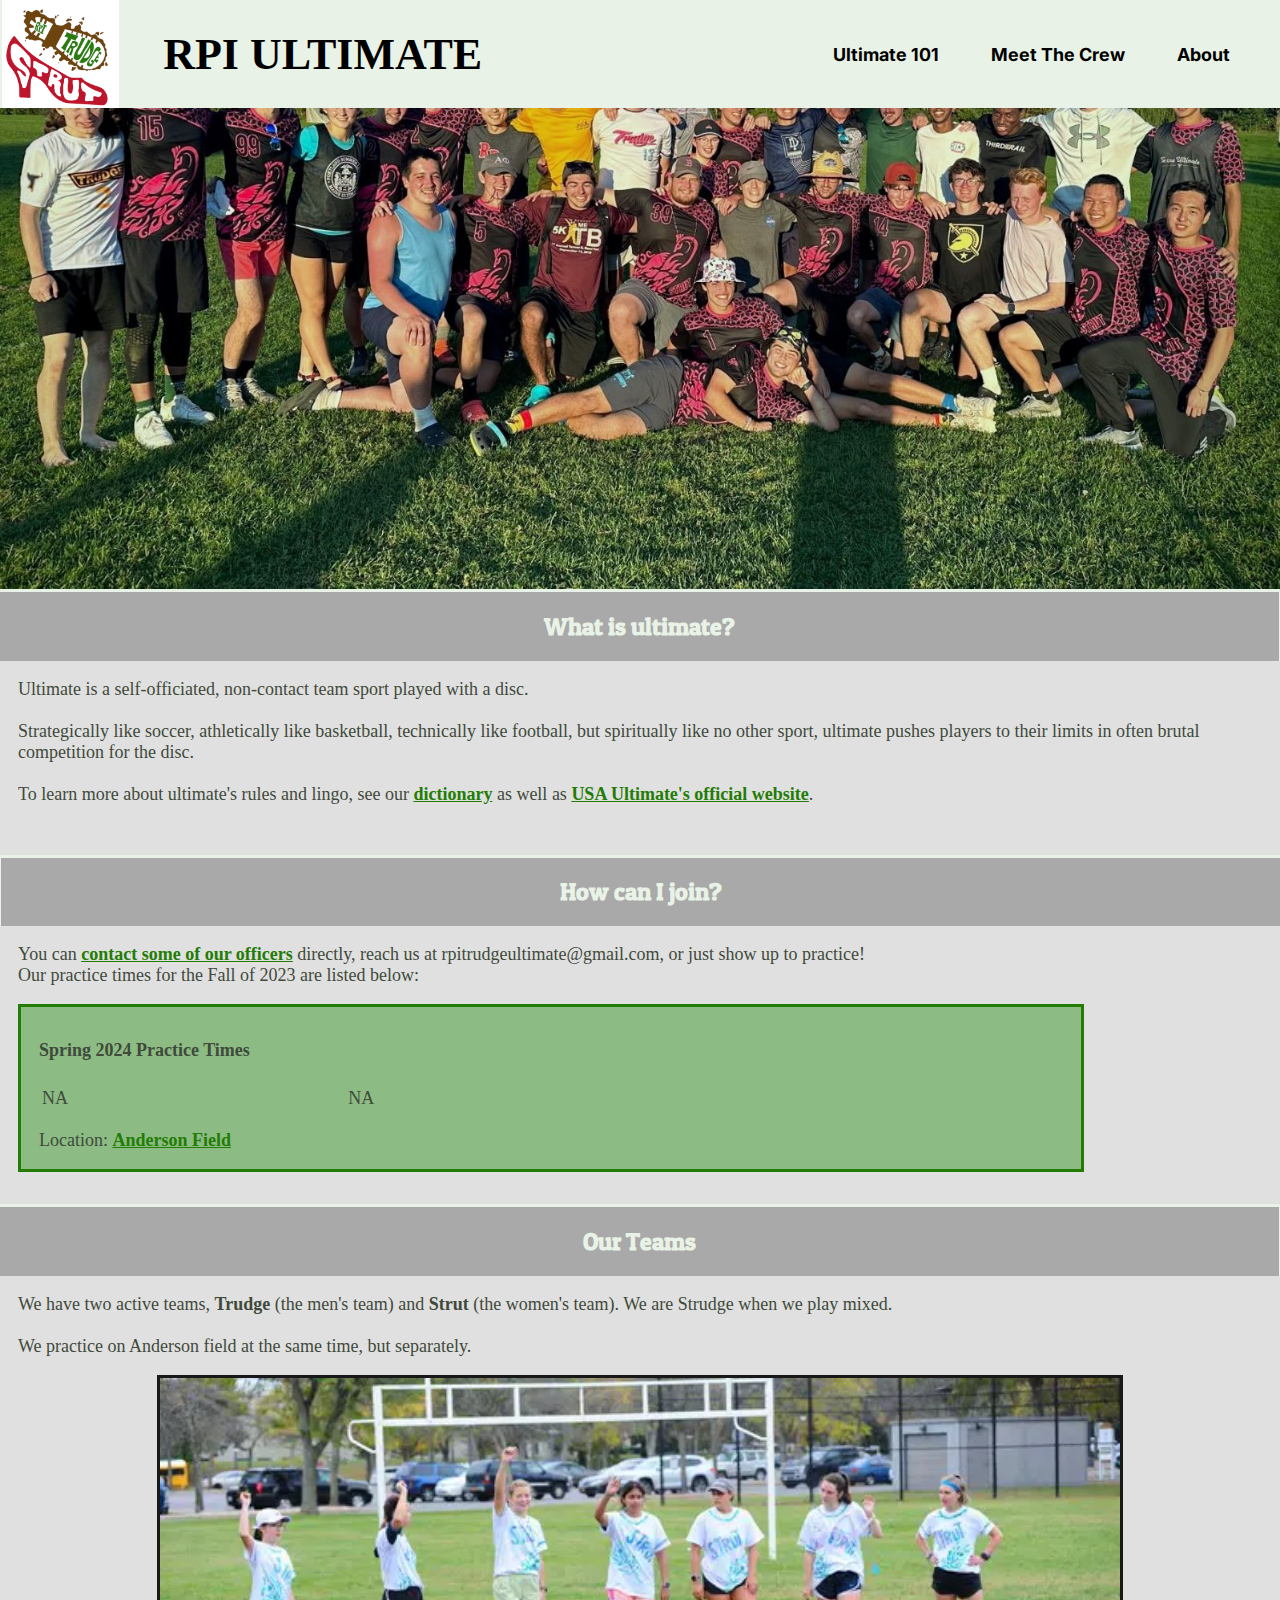
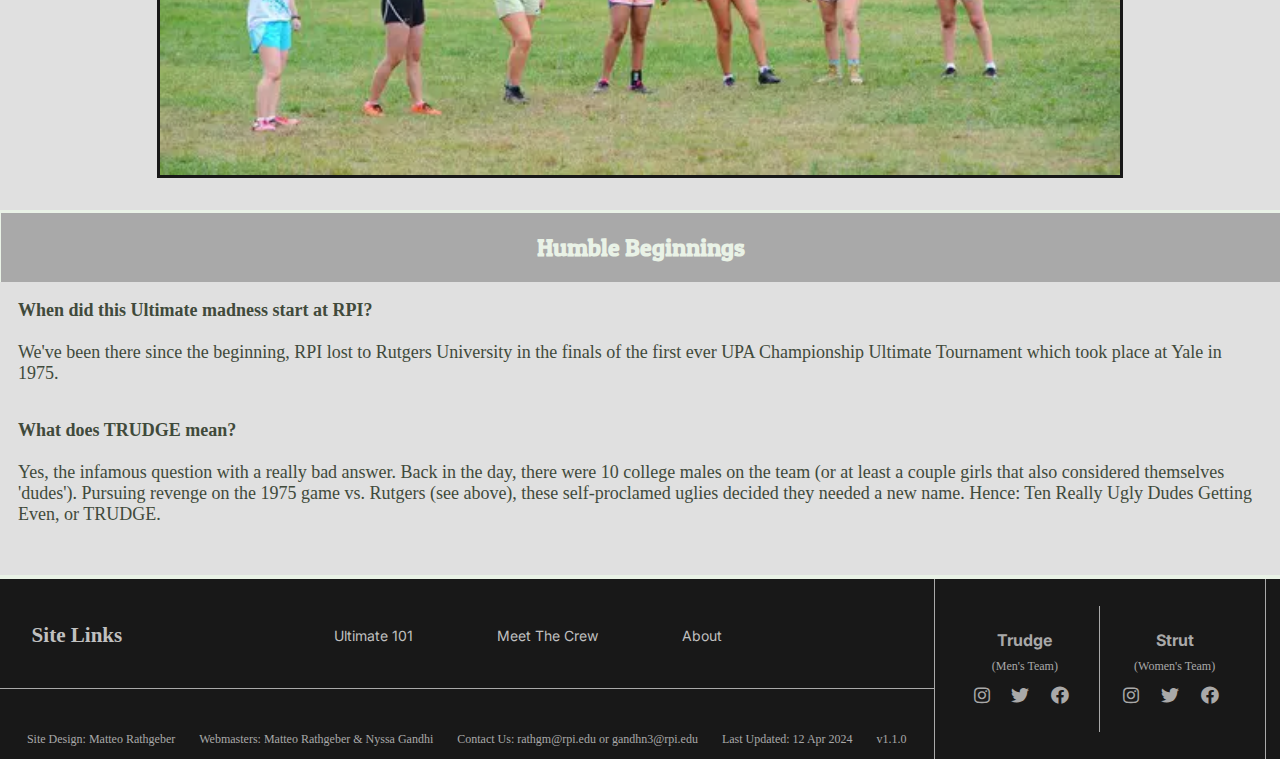
<file: index.html>
<!DOCTYPE html>
<html lang="en">

<head>
   <meta charset="UTF-8" />
   <meta name="viewport" content="width=device-width, initial-scale=1" />
   <meta name="description" content="index" />
   <link rel="icon" type="image/x-icon" href="/resources/images/trudge-152x152-nobg.png">
   <title>RPI Ultimate</title>

   <link href="https://cdnjs.cloudflare.com/ajax/libs/font-awesome/5.13.0/css/all.min.css" rel="stylesheet">
   <script type="text/javascript" src="resources/scripts/jquery-3.6.1.min.js"></script>

   <link rel="stylesheet" href="resources/styles/style.css">

   <script type="text/javascript" src="resources/scripts/header.js" defer></script>
   <script type="text/javascript" src="resources/scripts/footer.js" defer></script>

   <link href='https://fonts.googleapis.com/css?family=Mooli' rel='stylesheet'>
   <link href='https://fonts.googleapis.com/css?family=Inter' rel='stylesheet'>
   <link href='https://fonts.googleapis.com/css?family=Abril+Fatface' rel='stylesheet'>
   <link href='https://fonts.googleapis.com/css?family=Patua+One' rel='stylesheet'>
</head>

<body>

   <img class="home-img" src="resources\images\fall23-team-crop.jpeg" alt="Strudge at Binghamton">

   <div id="home-wrapper">

      <div id="home-content-whatis" class="home-content">
         <div class="home-heading home-left">
            <h2>What is ultimate?</h2>
         </div>

         <p>
            Ultimate is a self-officiated, non-contact team sport played with a disc.<br><br>
            Strategically like soccer, athletically like basketball, technically like football, but
            spiritually like no other sport, ultimate pushes players to their limits in often brutal competition for the disc.<br><br>
            To learn more about ultimate's rules and lingo, see our
            <a href="ultimate101.html">dictionary</a>
            as well as
            <a href="https://usaultimate.org/rules/" target="_blank">USA Ultimate's official website</a>.
         </p>
      </div>

      <div id="home-content-howtojoin" class="home-content">
         <div class="home-heading home-right">
            <h2>How can I join?</h2>
         </div>

         <p>
            You can <a href="officers.html">contact some of our officers</a> directly, reach us at rpitrudgeultimate@gmail.com, or just show up to practice! <br> Our practice times for the Fall of 2023 are listed below:
         </p>

         <div class="prac-info">
            <h4>Spring 2024 Practice Times</h4>

            <table>
               <tr>
                  <td>NA</td>
                  <td>NA</td>
               </tr>
            </table>

            <p style="margin-left:0">Location: <a href="https://maps.app.goo.gl/ThfxgDAvZbGJwfCNA" target="_blank">Anderson Field</a></p>
         </div>
      </div>

      <div id="home-content-teams" class="home-content">
         <div class="home-heading home-left">
            <h2>Our Teams</h2>
         </div>

         <p>
            We have two active teams, <b>Trudge</b> (the men's team) and <b>Strut</b> (the women's team). We are Strudge when we play mixed.<br><br>
            We practice on Anderson field at the same time, but separately.
         </p>

         <div class="team-imgs">
            <img class="teams-img" src="resources/images/strut-capital.jpeg">
         </div>
      </div>

      <div id="home-content-history" class="home-content">
         <div class="home-heading home-right">
            <h2>Humble Beginnings</h2>
         </div>

         <p>
            <b>When did this Ultimate madness start at RPI?</b><br><br>
            We've been there since the beginning, RPI lost to Rutgers University in the finals of the first ever UPA Championship Ultimate Tournament which took place at Yale in 1975.
         </p>

         <p>
            <b>What does TRUDGE mean?</b><br><br>
            Yes, the infamous question with a really bad answer. Back in the day, there were 10 college males on the team (or at least a couple girls that also considered themselves 'dudes').
            Pursuing revenge on the 1975 game vs. Rutgers (see above), these self-proclamed uglies decided they needed a new name. Hence: Ten Really Ugly Dudes Getting Even, or TRUDGE.
         </p>

      </div>

      <!-- <div class="teams">
         <a class="team trudge" href="trudge.html">
            <p class="name">Trudge</p>
            <p class="desc">(Men's Team)</p>
         </a>
   
         <a class="team strut" href="strut.html">
            <p class="name">Strut</p>
            <p class="desc">(Women's Team)</p>
         </a>
      </div> -->

   </div>
   
</body>

</html>
</file>
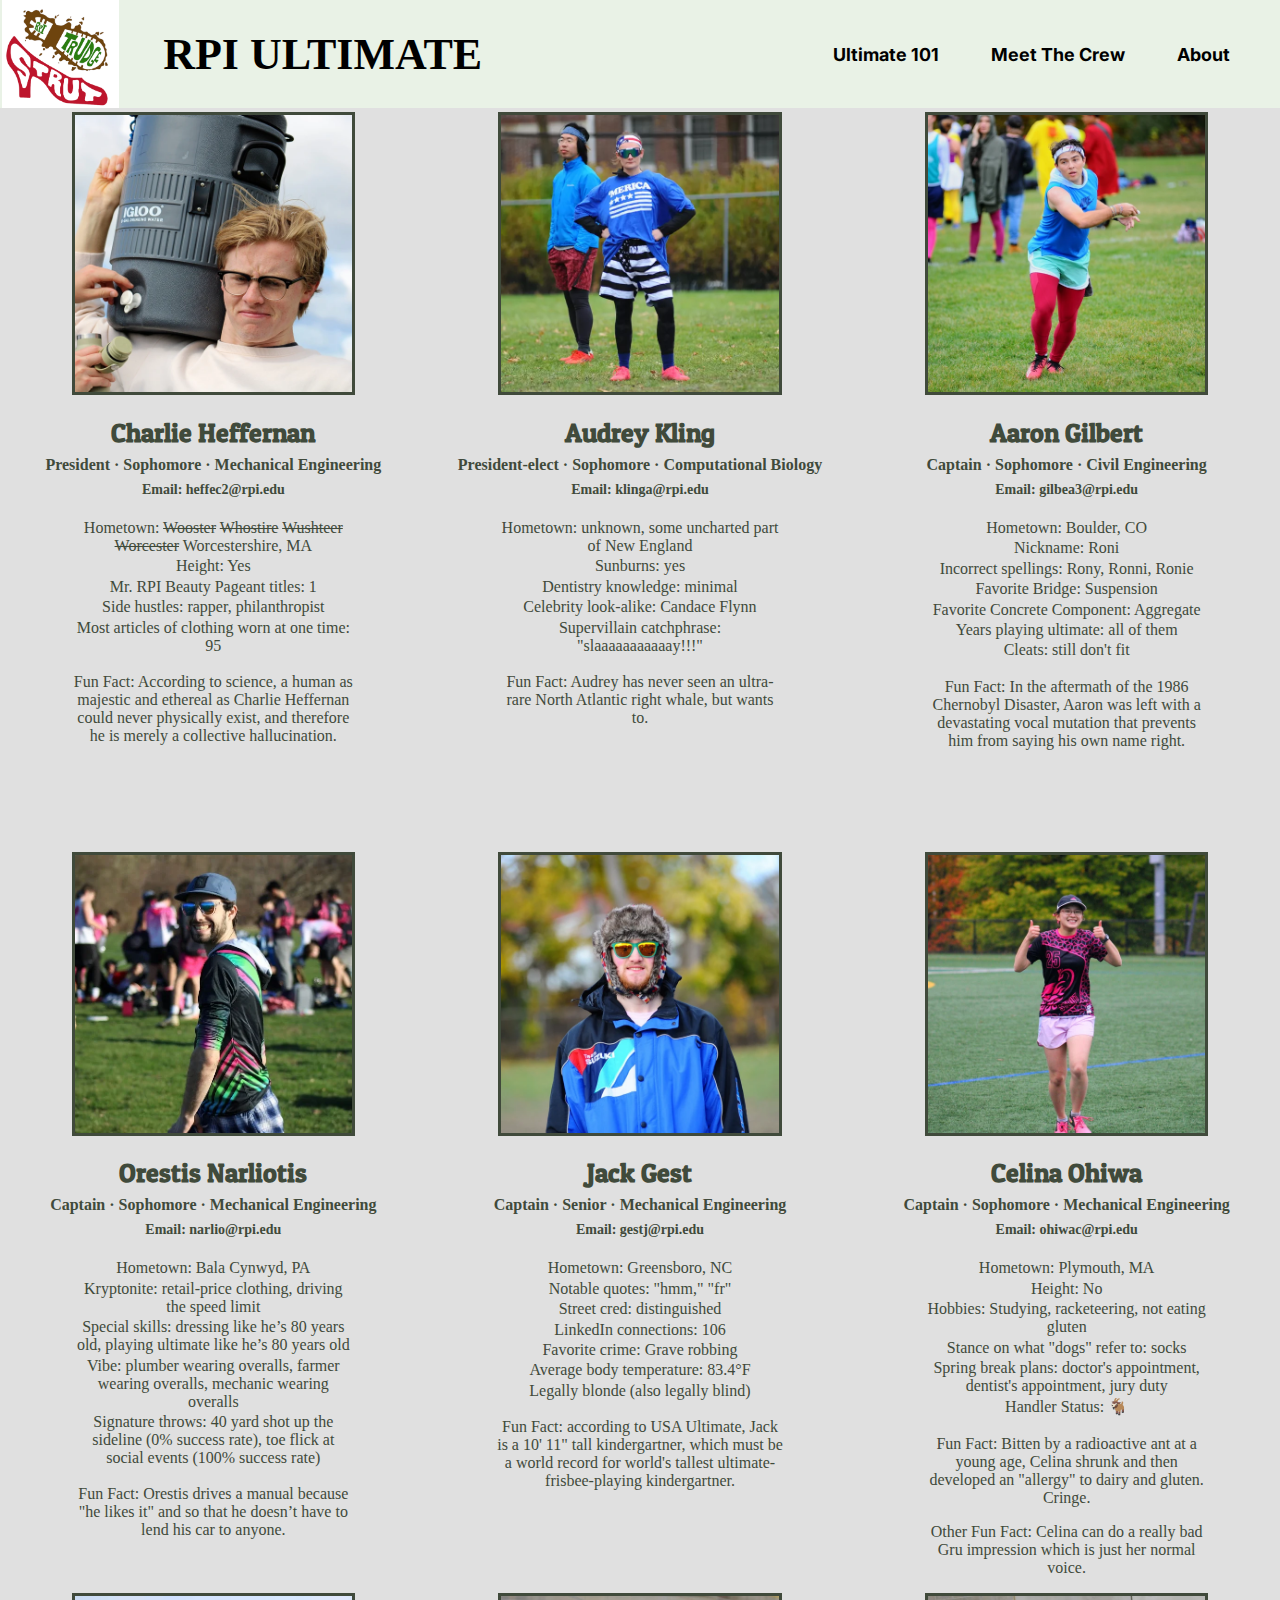
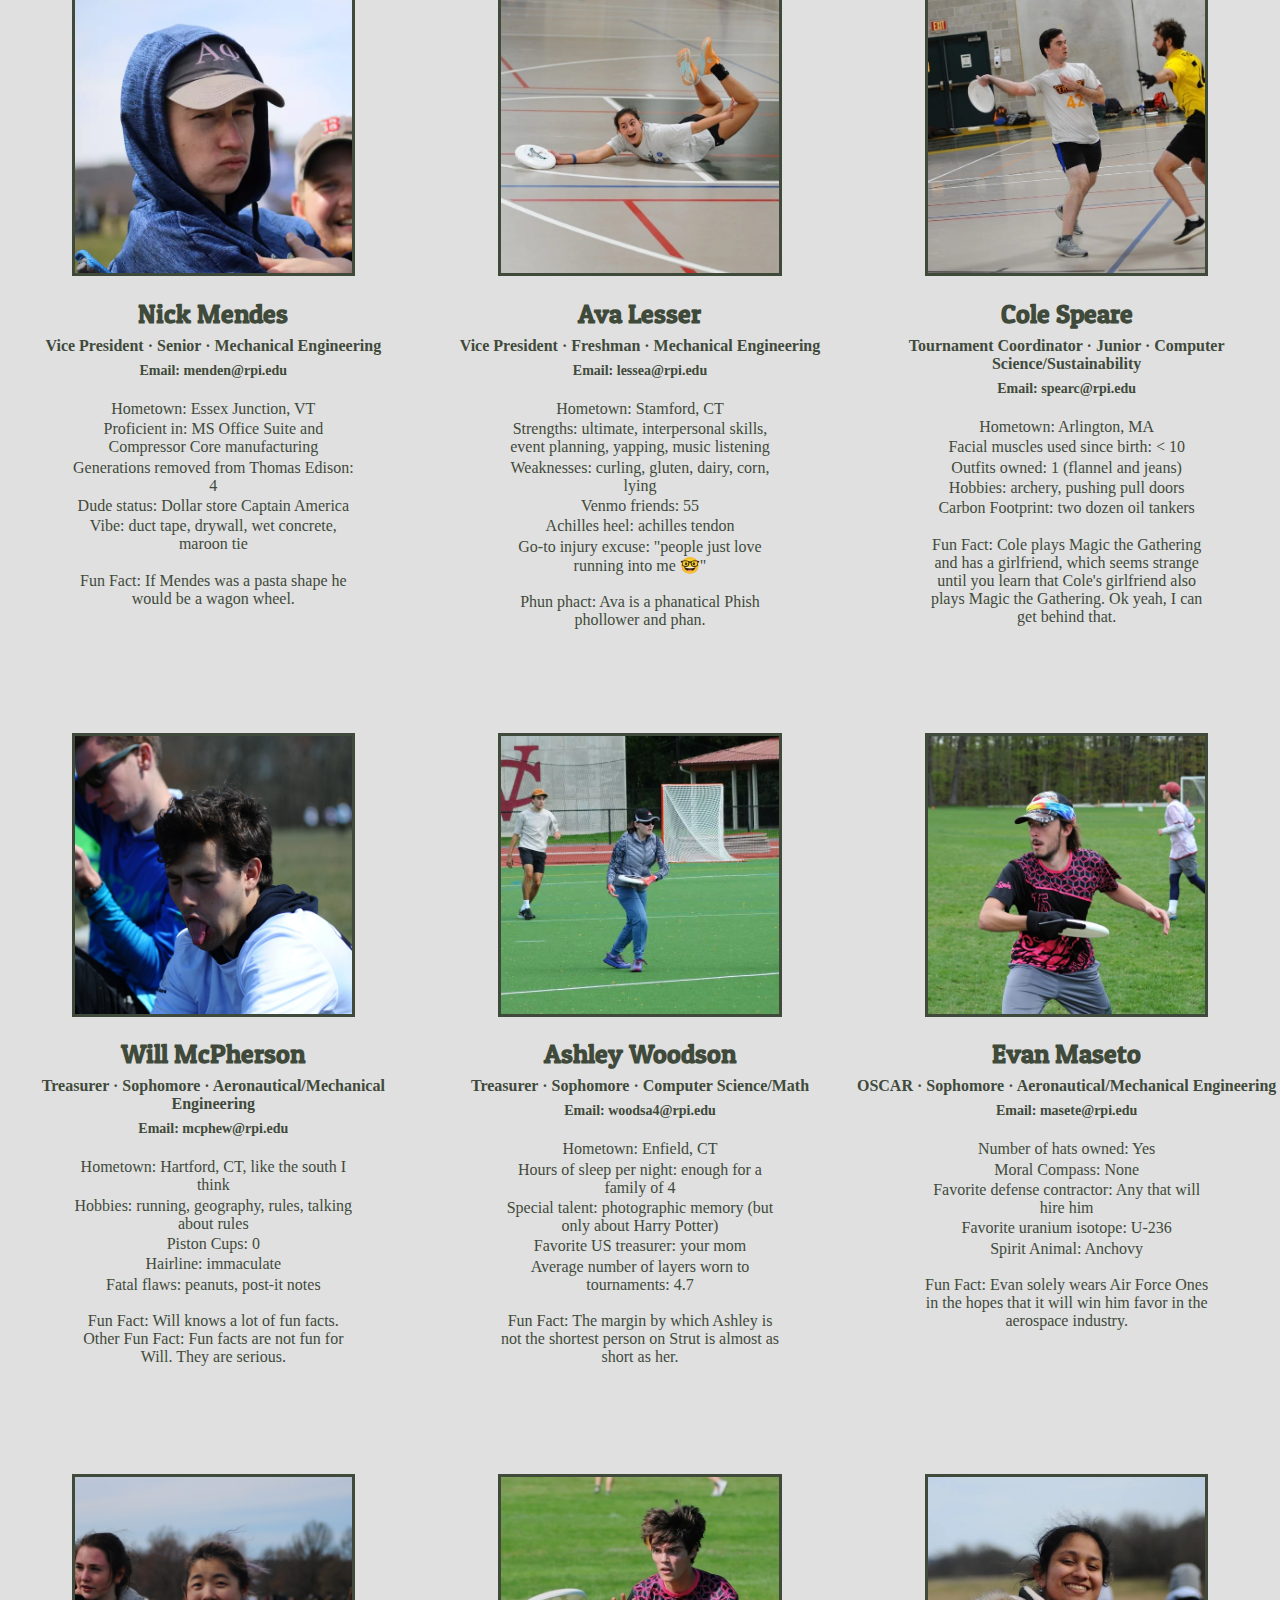
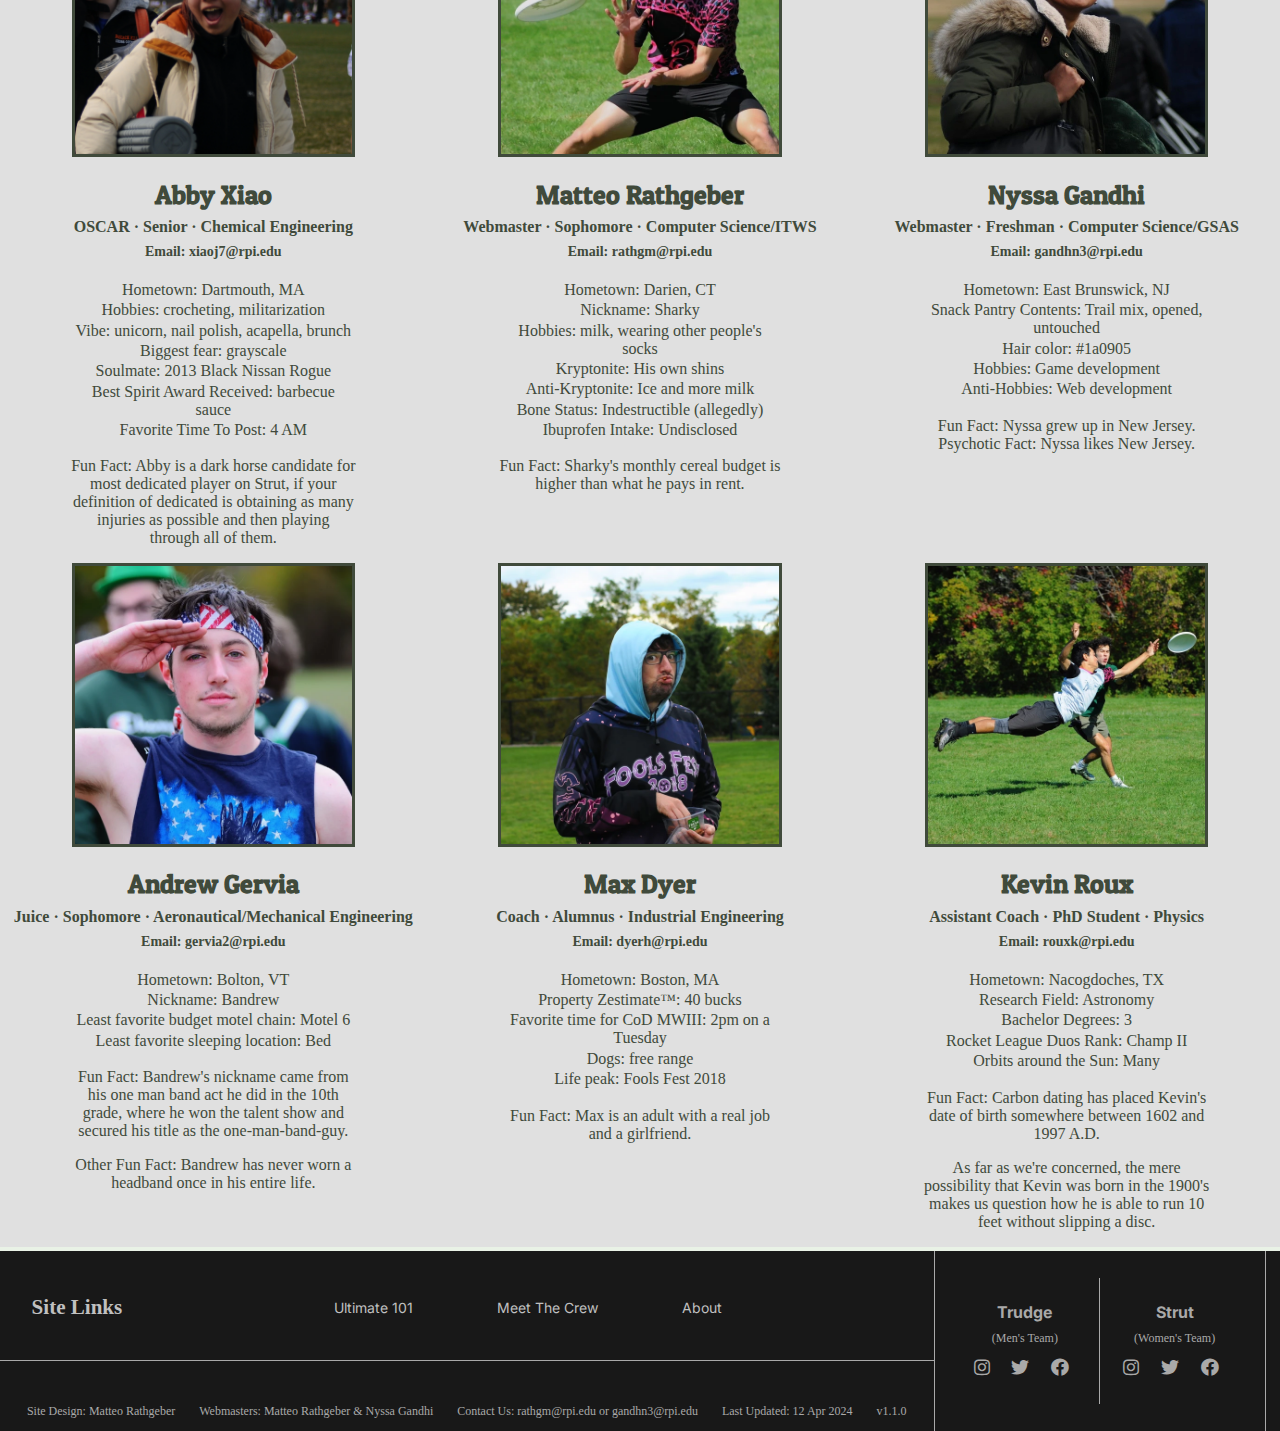
<file: officers.html>
<!DOCTYPE html>
<html lang="en">

<head>
   <meta charset="UTF-8" />
   <meta name="viewport" content="width=device-width, initial-scale=1" />
   <meta name="description" content="officers" />
   <link rel="icon" type="image/x-icon" href="/resources/images/trudge-152x152-nobg.png">
   <title>RPI Ultimate</title>

   <link href="https://cdnjs.cloudflare.com/ajax/libs/font-awesome/5.13.0/css/all.min.css" rel="stylesheet">
   <script type="text/javascript" src="resources/scripts/jquery-3.6.1.min.js"></script>

   <link rel="stylesheet" href="resources/styles/style.css">
   <link rel="stylesheet" href="resources/styles/officers-style.css">

   <script type="text/javascript" src="resources/scripts/header.js" defer></script>
   <script type="text/javascript" src="resources/scripts/footer.js" defer></script>
   <script type="text/javascript" src="resources/scripts/officers.js"></script>

   <link href='https://fonts.googleapis.com/css?family=Mooli' rel='stylesheet'>
   <link href='https://fonts.googleapis.com/css?family=Inter' rel='stylesheet'>
   <link href='https://fonts.googleapis.com/css?family=Abril+Fatface' rel='stylesheet'>
   <link href='https://fonts.googleapis.com/css?family=Patua+One' rel='stylesheet'>
</head>

<body>

   <div class="wrapper">

      <div class="heading">
         <h1>Fall 2023 Elected Officers</h1>
      </div>

      <div id="bios"></div>

   </div>
</body>

</html>
</file>
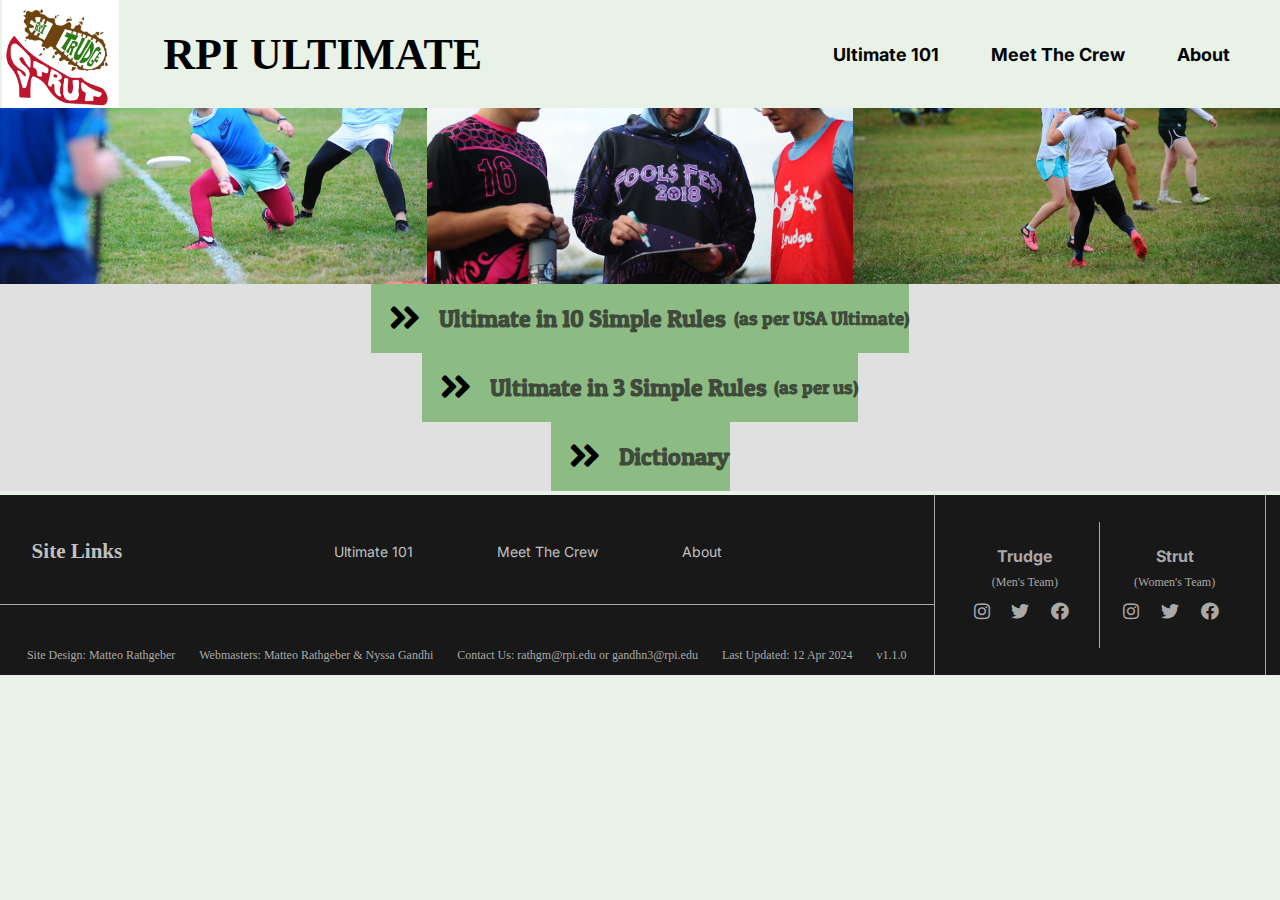
<file: ultimate101.html>
<!DOCTYPE html>
<html lang="en">

<head>
   <meta charset="UTF-8" />
   <meta name="viewport" content="width=device-width, initial-scale=1" />
   <meta name="description" content="utlimate101" />
   <link rel="icon" type="image/x-icon" href="/resources/images/trudge-152x152-nobg.png">
   <title>RPI Ultimate</title>

   <link href="https://cdnjs.cloudflare.com/ajax/libs/font-awesome/5.13.0/css/all.min.css" rel="stylesheet">
   <link rel="stylesheet" href="https://cdnjs.cloudflare.com/ajax/libs/font-awesome/4.7.0/css/font-awesome.min.css">
   <script type="text/javascript" src="resources/scripts/jquery-3.6.1.min.js"></script>

   <link rel="stylesheet" href="resources/styles/style.css">
   <link rel="stylesheet" href="resources/styles/ultimate101-style.css">

   <script type="text/javascript" src="resources/scripts/header.js" defer></script>
   <script type="text/javascript" src="resources/scripts/footer.js" defer></script>
   <script type="text/javascript" src="resources/scripts/ultimate101.js" defer></script>

   <link href='https://fonts.googleapis.com/css?family=Mooli' rel='stylesheet'>
   <link href='https://fonts.googleapis.com/css?family=Inter' rel='stylesheet'>
   <link href='https://fonts.googleapis.com/css?family=Abril+Fatface' rel='stylesheet'>
   <link href='https://fonts.googleapis.com/css?family=Patua+One' rel='stylesheet'>

</head>

<body>

   <div class="u101-imgs">
      <img class="ultimate101-img" src="resources/images/aaron-danse.jpg" alt="Aaron at Danse Macabre">
      <img class="ultimate101-img" src="resources/images/coaching.jpg" alt="Max doing his job">
      <img class="ultimate101-img" src="resources/images/celina-capital.jpg" alt="Celina is huge">
   </div>

   <div id="rules10" class="u101-heading ultimate101-heading">
      <i id="rules10-arrow" class='fas fa-angle-double-right' style='font-size:36px'></i>
      <h2>Ultimate in 10 Simple Rules</h2>
      <h3>(as per USA Ultimate</a>)</h3>
   </div>

   <div id="rules10-content" class="rules">
      <h2>1. The Field</h2>
      <p>A rectangular shape with end zones at each end. A regulation field is 70 yards long by 40 yards wide, with end zones 20 yards deep.</p>
      
      <h2>2. Starting Play</h2>
      <p>Each point begins with both teams lining up on the front of opposite end zone lines. The defense throws (“pulls”) the disc to the offense. A regulation game has seven players per team.</p>
   
      <h2>3. Scoring</h2>
      <p>Each time the offense catches a pass in the defense’s end zone, the offense scores a point. The teams switch direction after every goal, and the next point begins with a new pull by the team that just scored.</p>

      <h2>4. Movement of the Disc</h2>
      <p>The disc may be advanced in any direction by completing a pass to a teammate. Players may not run with the disc. The person with the disc (“thrower”) has ten seconds to throw the disc. The defender guarding the thrower (“marker”) counts out the stall count.</p>
      
      <h2>5. Change of Possession</h2>
      <p>When a pass is not completed (e.g. out of bounds, drop, block, interception, stalled), the defense immediately takes possession of the disc and becomes the offense.</p>

      <h2>6. Substitutions</h2>
      <p>Players not in the game may replace players in the game after a score and during an injury timeout.</p>

      <h2>7. Non-Contact</h2>
      <p>Players must attempt to avoid physical contact during play. Picks and screens are also prohibited.</p>

      <h2>8. Fouls</h2>
      <p>When a player initiates contact that affects the play, a foul occurs. When a foul causes a player to lose possession, the play resumes as if the possession was retained. If the player that the foul was called against disagrees with the foul call, the play is redone.</p>

      <h2>9. Self-Officiating</h2>
      <p>Players are responsible for their own foul and line calls. Players resolve their own disputes.</p>
      
      <h2>10. Spirit of the Game</h2>
      <p>The foundation of the rules in ultimate is Spirit of the Game, which places the responsibility for fair play on the player. Competitive play is encouraged, but never at the expense of respect between players, adherence to the rules, and the basic joy of play.</p>
   </div>

   <div id="rules3" class="u101-heading ultimate101-heading">
      <i id="rules3-arrow" class='fas fa-angle-double-right' style='font-size:36px'></i>
      <h2>Ultimate in 3 Simple Rules</h2>
      <h3>(as per us)</h3>
   </div>

   <div id="rules3-content" class="rules">
      <h2>1. Throwing</h2>
      <p>There are a few different ways to do this. Running while in possesion of the disc is prohibited.</p>

      <h2>2. Catching</h2>
      <p>Catching the disc in the opponent's endzone results in a score. Dropping the disc results in a turnover, and is generally considered offensive malpractice.</p>

      <h2>3. Running (optional)*</h2>
      <p>A nifty technique used to create space and get open to receive a pass. Some experts argue that "running" has been rendered obsolete by the more modern approach to ultimate known as "being tall." Proficiency in at least one of these areas is crucial for success in the sport.</p>
      <p>*if you're coach reading this, running is mandatory. Very very mandatory.</p>
   </div>

   <div id="dictionary" class="u101-heading ultimate101-heading">
      <i id="dictionary-arrow" class='fas fa-angle-double-right' style='font-size:36px'></i>
      <h2>Dictionary</h2>
   </div>

   <div id="dictionary-content" class="rules">
      <div id="basic-terminology" class="u101-heading dictionary-heading">
         <i id="basic-terminology-arrow" class='fas fa-angle-double-right' style='font-size:36px'></i>
         <h2>Basic Terminology</h2>
      </div>
      <div id="basic-terminology-content" class="terminology">
         <p><b>Cutter</b>: An offensive player who mainly makes cuts to receive the disc and gain yards, sets up down field from the disc.</p>
         <p><b>Handler</b>: An offensive player whose main job is to make throws to cutters, either has the disc or is set up relatively horizontal to the disc.</p>
         <p><b>Mark</b>: The defensive player that is guarding the offensive player with the disc. The mark is usually trying to block certain throws while counting stalls.</p>
         <p><b>Stall</b>: Stalls are counted by the mark, starting by saying “stalling 1” and counting up to 10. If the “t” in ten is pronounced, the mark then says “stall,” and the disc is turned over.</p>
         <p><b>Clear</b>: An extremely important cut that vacates the target cutting space if the player was not thrown to, leaving the space open for cuts by other players.</p>
         <!-- <p><b>Pivot</b>: The person with the disc must establish a pivot foot (the thrower's non-dominant foot). This foot must remain in place at all times when holding the disc. The thrower's dominant foot may move around to try and throw around the mark.</p> -->
         <p>---</p>
         <p><b>Force</b>: The direction the mark is allowing the offense to throw to, usually signified by saying “force home” or “force away.”</p>
         <p><b>Home</b>: The side of the field where the team's equipment is, and most of the sideline players.</p>
         <p><b>Away</b>: The side of the field that a team's equipment is not, with fewer sideline players.</p>
         <p><b>Break side</b>: The side of the field the mark is trying to stop throws from going to.</p>
         <p><b>Open side/Force side</b>: The side of the field the mark is allowing throws to go to. This side is covered by the downfield defenders.</p>
      </div>

      <div id="throws" class="u101-heading dictionary-heading">
         <i id="throws-arrow" class='fas fa-angle-double-right' style='font-size:36px'></i>
         <h2>Throws</h2>
      </div>
      <div id="throws-content" class="terminology">
         <p><b>Backhand</b>: The “basic” throw in ultimate. Involves grasping the disc with four fingers, with the throwing motion on the non-dominant side.</p>
         <p><b>Forehand/Flick</b>: This throw involves holding the disc with the index and middle fingers underneath, and throwing from the dominant side.</p>
         <p><b>Hammer</b>: An over the top throw using the forehand grip to throw the disc from above your head, with it flying upside down.</p>
         <p><b>Scoober</b>: A throw employing the forehand grip in which the disc is released upside down from the backhand side.</p>
         <p>---</p>
         <p><b>Pull</b>: This throw begins every point in ultimate. The team starting on defense throws to the team on offense, similar to a kickoff in football.</p>
         <p><b>Dump</b>: A throw made if there are no open cuts to prevent a stall. The thrower looks for a handler, and passes to them for a small or negative gain.</p>
         <p><b>Swing</b>: A throw that gains minimal yards, but brings the disc from one side of the field to the other.</p>
         <p><b>Huck</b>: A deep throw.</p>
      </div>

      <div id="cuts" class="u101-heading dictionary-heading">
         <i id="cuts-arrow" class='fas fa-angle-double-right' style='font-size:36px'></i>
         <h2>Cuts</h2>
      </div>
      <div id="cuts-content" class="terminology">
         <p><b>Upline</b>: A cut usually run by a handler that gains yards down the sideline on the force side.</p>
         <p><b>Deep</b>: A cut where the player runs towards the end zone, away from where the disc is positioned.</p>
         <p><b>Under</b>: A cut where the player runs towards where the disc is positioned, away from the end zone.</p>
         <p><b>Crash</b>: A cut that goes into the defensive cup set up during zone defense, looking for a small gain that will create an opening in the cup.</p>
      </div>

      <div id="other-terminology" class="u101-heading dictionary-heading">
         <i id="other-terminology-arrow" class='fas fa-angle-double-right' style='font-size:36px'></i>
         <h2>Other Important Terminology</h2>
         <h3>(if you're a nerd)</h3>
      </div>
      <div id="other-terminology-content" class="terminology">

         <p><b>Vertical stack</b>: The main offensive set against person defense. Involves one handler setting the stack, and the cutters lined up vertically down the field behind the setter. Cuts usually come from the back of the stack.</p>
         <p><b>Horizontal stack</b>: The main offensive set against zone defense, but can be run against person defense as well. Involves four cutters lined up horizontally along the field. The outside cutters are known as wings, and the inside cutters are known as poppers.</p>

         <p>---</p>

         <p><b>"Breaking" the mark</b>: Making a throw to the side of the field that the mark is trying to defend.</p>
         <p><b>Inside</b>: A throw made to the side of the mark that is closer to the middle of the field.</p>
         <p><b>Around</b>: A throw made to the side of the mark that is further from the middle of the field.</p>

         <p><b>Poach</b>: When a defender moves away from the player they are guarding to make a play on the disc or take up valuable offensive space.</p>
         <p><b>Switch</b>: When two defenders exchange the offensive players they are guarding.</p>
         <p><b>Layout/Bid</b>: A diving catch where the receiver goes horizontally to grab the disc.</p>
         <p><b>Brick</b>: A marker in the middle of the field, 20 yards outside each end zone. The disc is brought here to begin play after a pull lands out of bounds.</p>
      </div>

      <div id="infractions" class="u101-heading dictionary-heading">
         <i id="infractions-arrow" class='fas fa-angle-double-right' style='font-size:36px'></i>
         <h2>Infractions</h2>
         <h3>(if you're a mega nerd)</h3>
      </div>
      <div id="infractions-content" class="terminology">
         <p><b>Foul</b>: Any type of illegal contact, purposeful or incidental, that affects the ability of players to make a play on the disc. Must be self-called.</p>
         <p><b>Dangerous Play</b>: An action that endangers the safety of another player. Can be called even if it does not fit the definition of any foul.</p>
         <p><b>Travel</b>: Moving with the disc. Different types of travels include: Moving the pivot foot after establishing it, taking more than 3 steps between catching and throwing, speeding up or changing direction after catching.</p>
         <p><b>Double Team</b>: More than one defensive player within 10 feet of the disc, unless the extra defensive player is actively guarding a different offensive player.</p>
         <p><b>Fast Count</b>: Counting the stall count too fast.</p>
         <p><b>Pick</b>: As a defensive player, if in order to directly follow the player you are actively guarding, you must run through another player (on either team).</p>
         <p>---</p>
         <p><b>Spirit of the Game</b>: The idea that all players should make calls based on their honest interpretation of the situation, as well as an idea of fairness and good sportsmanship.</p>
         <p><b>Contest</b>: After a call is made against a player, that player can choose to contest if they disagree with the call. If, after discussion, the call remains contested, the disc returns to where it was before the play.</p>
      </div>

   </div>

</body>

</html>
</file>
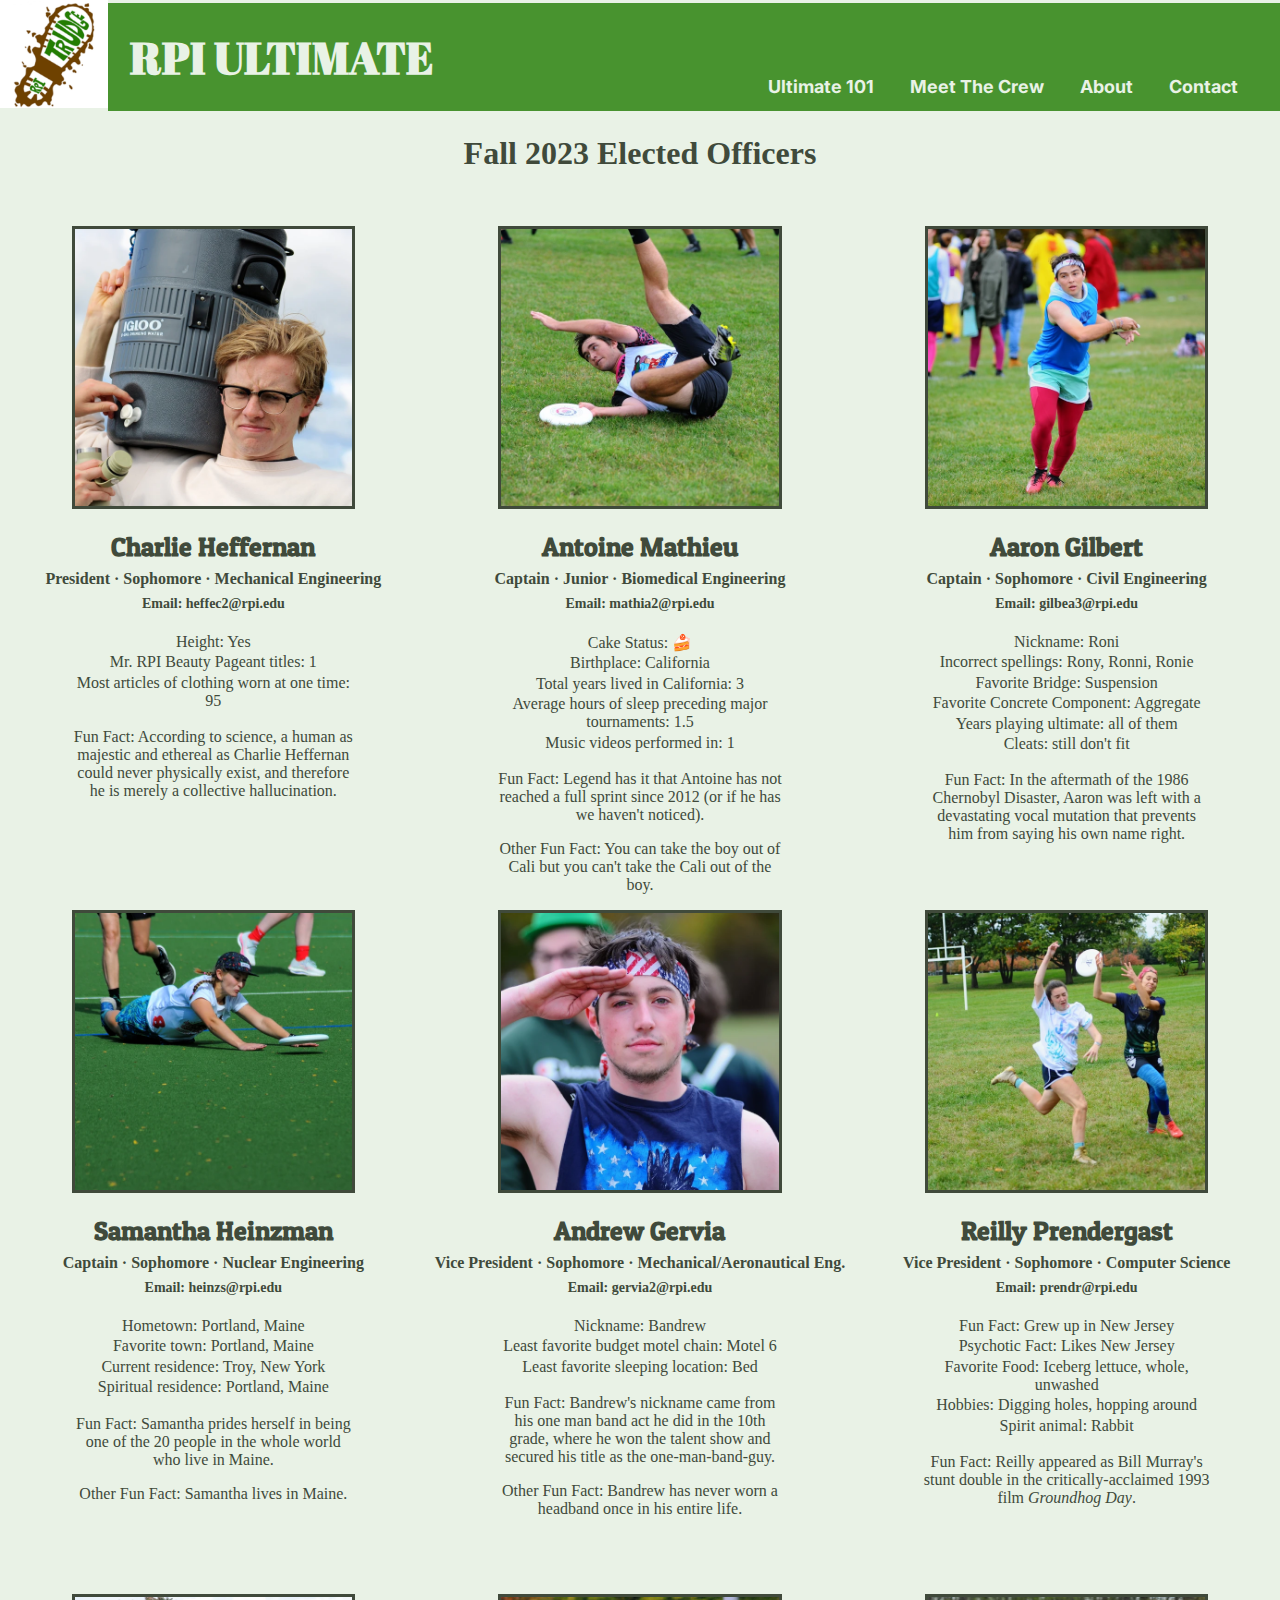
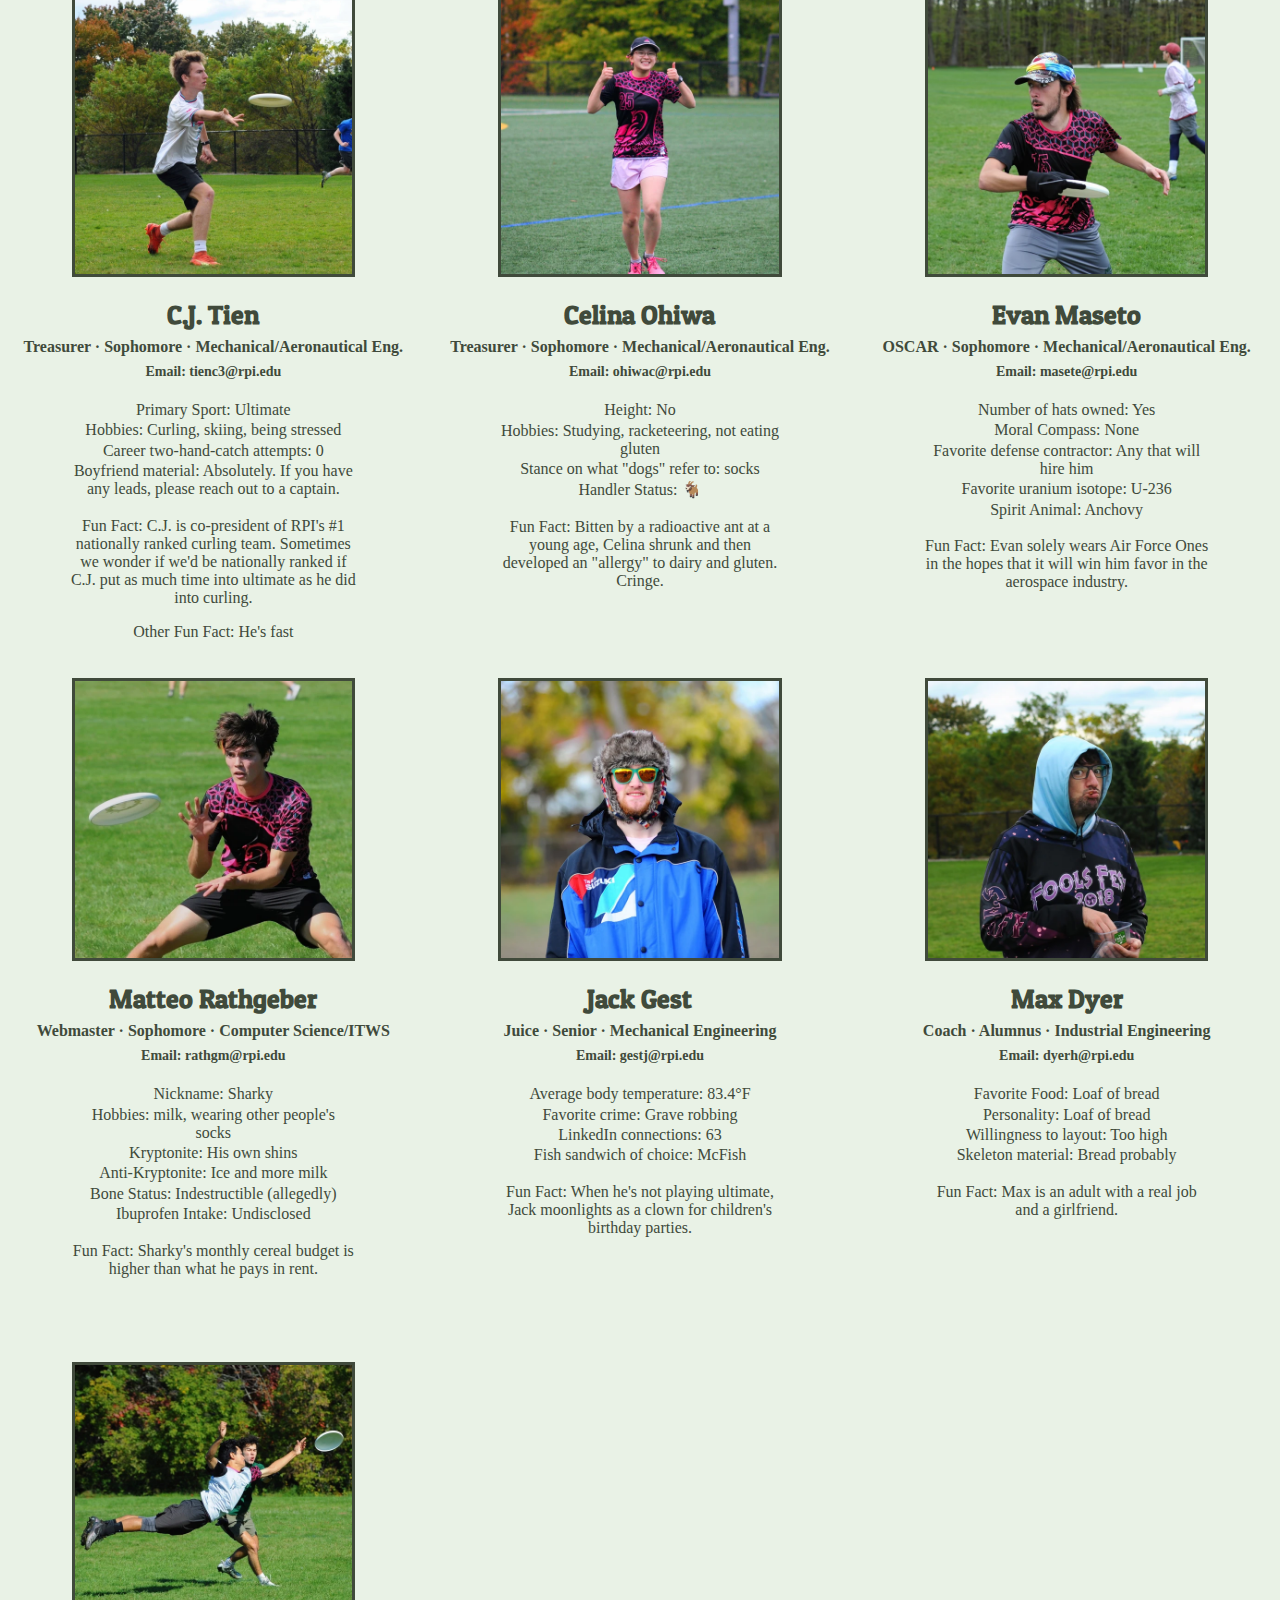
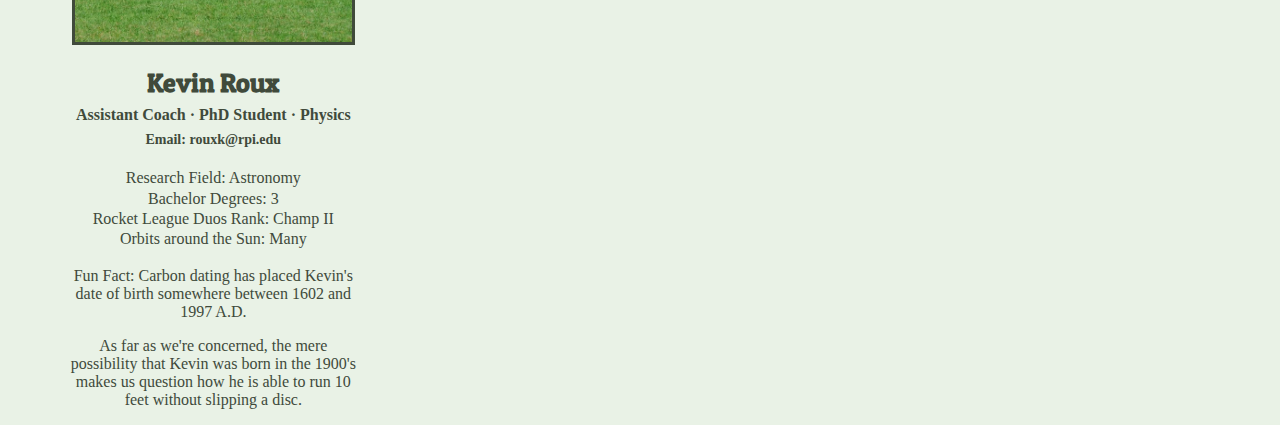
<file: pages/officers.html>
<!DOCTYPE html>
<html lang="en">

<head>
   <meta charset="UTF-8" />
   <meta name="viewport" content="width=device-width, initial-scale=1" />
   <meta name="description" content="officers" />
   <title>Meet The Crew</title>

   <link rel="stylesheet" href="..\resources\style.css">
   <link href="https://cdnjs.cloudflare.com/ajax/libs/font-awesome/5.13.0/css/all.min.css" rel="stylesheet">
   <link rel="stylesheet" href="resources\officers-style.css">

   <script type="text/javascript" src="resources/jquery-3.6.1.min.js"></script>
   <script type="text/javascript" src="resources/officers.js"></script>

   <link href='https://fonts.googleapis.com/css?family=Mooli' rel='stylesheet'>
   <link href='https://fonts.googleapis.com/css?family=Inter' rel='stylesheet'>
   <link href='https://fonts.googleapis.com/css?family=Abril+Fatface' rel='stylesheet'>
   <link href='https://fonts.googleapis.com/css?family=Patua+One' rel='stylesheet'>
</head>

<body>

   <div class="header">

      <a href="..\index.html">
         <img src="..\resources\trudge-152x152.png" class="favicon" alt="Trudge Logo">
         
      </a>

      <div>
         <h1 id="title"><a href="..\index.html">RPI ULTIMATE</a></h1>
      </div>
      
      <nav>
         <p class="nav-element"><a href="ultimate101.html">Ultimate 101</a></p>
         <p class="nav-element"><a href="officers.html">Meet The Crew</a></p>
         <p class="nav-element"><a href="about.html">About</a></p>
         <p class="nav-element">Contact</p>
      </nav>
   </div>

   <div class="wrapper">

      <div class="heading">
         <h1>Fall 2023 Elected Officers</h1>
      </div>

      <div id="bios"></div>

   </div>
</body>

</html>
</file>
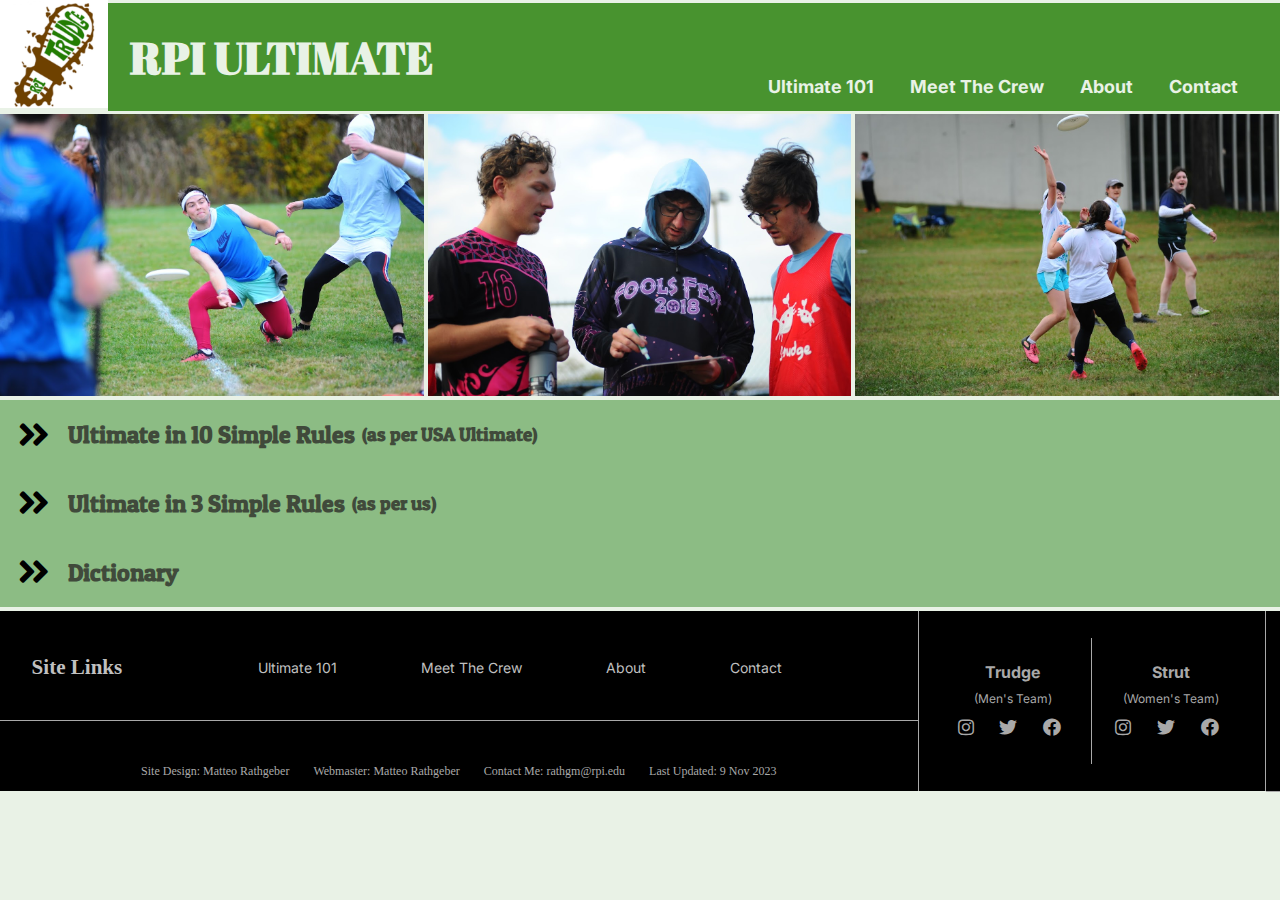
<file: pages/ultimate101.html>
<!DOCTYPE html>
<html lang="en">

<head>
   <meta charset="UTF-8">
   <title>Ultimate 101</title>

   <link rel="stylesheet" href="..\resources\style.css">
   <link href="https://cdnjs.cloudflare.com/ajax/libs/font-awesome/5.13.0/css/all.min.css" rel="stylesheet">
   <link rel="stylesheet" href="resources\ultimate101-style.css">

   <link rel="stylesheet" href="https://cdnjs.cloudflare.com/ajax/libs/font-awesome/4.7.0/css/font-awesome.min.css">

   <script type="text/javascript" src="resources/jquery-3.6.1.min.js"></script>
   <script type="text/javascript" src="resources\ultimate101.js"></script>

   <link href='https://fonts.googleapis.com/css?family=Mooli' rel='stylesheet'>
   <link href='https://fonts.googleapis.com/css?family=Inter' rel='stylesheet'>
   <link href='https://fonts.googleapis.com/css?family=Abril+Fatface' rel='stylesheet'>
   <link href='https://fonts.googleapis.com/css?family=Patua+One' rel='stylesheet'>

</head>

<body>

   <div class="header">

      <a href="..\index.html">
         <img src="..\resources\trudge-152x152.png" class="favicon" alt="Trudge Logo">
      </a>

      <div>
         <h1 id="title"><a href="..\index.html">RPI ULTIMATE</a></h1>
      </div>
      
      <nav>
         <p class="nav-element"><a href="ultimate101.html">Ultimate 101</a></p>
         <p class="nav-element"><a href="officers.html">Meet The Crew</a></p>
         <p class="nav-element">About</p>
         <p class="nav-element">Contact</p>
      </nav>
   </div>

   <div class="u101-imgs">
      <img class="ultimate101-img" src="resources\aaron-danse.jpg" alt="ga ga ga ga">
      <img class="ultimate101-img" src="resources\coaching.jpg" alt="ga ga ga ga">
      <img class="ultimate101-img" src="resources\celina-capital.jpg" alt="ga ga ga ga">
   </div>

   <div id="rules10" class="u101-heading ultimate101-heading">
      <i id="rules10-arrow" class='fas fa-angle-double-right' style='font-size:36px'></i>
      <h2>Ultimate in 10 Simple Rules</h2>
      <h3>(as per USA Ultimate</a>)</h3>
   </div>

   <div id="rules10-content" class="rules">
      <h2>1. The Field</h2>
      <p>A rectangular shape with end zones at each end. A regulation field is 70 yards long by 40 yards wide, with end zones 20 yards deep.</p>
      
      <h2>2. Starting Play</h2>
      <p>Each point begins with both teams lining up on the front of opposite end zone lines. The defense throws (“pulls”) the disc to the offense. A regulation game has seven players per team.</p>
   
      <h2>3. Scoring</h2>
      <p>Each time the offense catches a pass in the defense’s end zone, the offense scores a point. The teams switch direction after every goal, and the next point begins with a new pull by the team that just scored.</p>

      <h2>4. Movement of the Disc</h2>
      <p>The disc may be advanced in any direction by completing a pass to a teammate. Players may not run with the disc. The person with the disc (“thrower”) has ten seconds to throw the disc. The defender guarding the thrower (“marker”) counts out the stall count.</p>
      
      <h2>5. Change of Possession</h2>
      <p>When a pass is not completed (e.g. out of bounds, drop, block, interception, stalled), the defense immediately takes possession of the disc and becomes the offense.</p>

      <h2>6. Substitutions</h2>
      <p>Players not in the game may replace players in the game after a score and during an injury timeout.</p>

      <h2>7. Non-Contact</h2>
      <p>Players must attempt to avoid physical contact during play. Picks and screens are also prohibited.</p>

      <h2>8. Fouls</h2>
      <p>When a player initiates contact that affects the play, a foul occurs. When a foul causes a player to lose possession, the play resumes as if the possession was retained. If the player that the foul was called against disagrees with the foul call, the play is redone.</p>

      <h2>9. Self-Officiating</h2>
      <p>Players are responsible for their own foul and line calls. Players resolve their own disputes.</p>
      
      <h2>10. Spirit of the Game</h2>
      <p>The foundation of the rules in ultimate is Spirit of the Game, which places the responsibility for fair play on the player. Competitive play is encouraged, but never at the expense of respect between players, adherence to the rules, and the basic joy of play.</p>
   </div>

   <div id="rules3" class="u101-heading ultimate101-heading">
      <i id="rules3-arrow" class='fas fa-angle-double-right' style='font-size:36px'></i>
      <h2>Ultimate in 3 Simple Rules</h2>
      <h3>(as per us)</h3>
   </div>

   <div id="rules3-content" class="rules">
      <h2>1. Throwing</h2>
      <p>There are a few different ways to do this. Running while in possesion of the disc is prohibited.</p>

      <h2>2. Catching</h2>
      <p>Catching the disc in the opponent's endzone results in a score. Dropping the disc results in a turnover, and is generally considered offensive malpractice.</p>

      <h2>3. Running (optional)</h2>
      <p>A nifty technique used to create space and get open to receive a pass. Some experts argue that "running" has been rendered obsolete by the more modern approach to ultimate known as "being tall." Proficiency in at least one of these areas is crucial for success in the sport.</p>
   </div>

   <div id="dictionary" class="u101-heading ultimate101-heading">
      <i id="dictionary-arrow" class='fas fa-angle-double-right' style='font-size:36px'></i>
      <h2>Dictionary</h2>
   </div>

   <div id="dictionary-content" class="rules">
      <div id="basic-terminology" class="u101-heading dictionary-heading">
         <i id="basic-terminology-arrow" class='fas fa-angle-double-right' style='font-size:36px'></i>
         <h2>Basic Terminology</h2>
      </div>
      <div id="basic-terminology-content" class="terminology">
         <p><b>Cutter</b>: An offensive player who mainly makes cuts to receive the disc and gain yards, sets up down field from the disc.</p>
         <p><b>Handler</b>: An offensive player whose main job is to make throws to cutters, either has the disc or is set up relatively horizontal to the disc.</p>
         <p><b>Mark</b>: The defensive player that is guarding the offensive player with the disc. The mark is usually trying to block certain throws while counting stalls.</p>
         <p><b>Stall</b>: Stalls are counted by the mark, starting by saying “stalling 1” and counting up to 10. If the “t” in ten is pronounced, the mark then says “stall,” and the disc is turned over.</p>
         <p><b>Clear</b>: An extremely important cut that vacates the target cutting space if the player was not thrown to, leaving the space open for cuts by other players.</p>
         <!-- <p><b>Pivot</b>: The person with the disc must establish a pivot foot (the thrower's non-dominant foot). This foot must remain in place at all times when holding the disc. The thrower's dominant foot may move around to try and throw around the mark.</p> -->
         <p>---</p>
         <p><b>Force</b>: The direction the mark is allowing the offense to throw to, usually signified by saying “force home” or “force away.”</p>
         <p><b>Home</b>: The side of the field where the team's equipment is, and most of the sideline players.</p>
         <p><b>Away</b>: The side of the field that a team's equipment is not, with fewer sideline players.</p>
         <p><b>Break side</b>: The side of the field the mark is trying to stop throws from going to.</p>
         <p><b>Open side/Force side</b>: The side of the field the mark is allowing throws to go to. This side is covered by the downfield defenders.</p>
      </div>

      <div id="throws" class="u101-heading dictionary-heading">
         <i id="throws-arrow" class='fas fa-angle-double-right' style='font-size:36px'></i>
         <h2>Throws</h2>
      </div>
      <div id="throws-content" class="terminology">
         <p><b>Backhand</b>: The “basic” throw in ultimate. Involves grasping the disc with four fingers, with the throwing motion on the non-dominant side.</p>
         <p><b>Forehand/Flick</b>: This throw involves holding the disc with the index and middle fingers underneath, and throwing from the dominant side.</p>
         <p><b>Hammer</b>: An over the top throw using the forehand grip to throw the disc from above your head, with it flying upside down.</p>
         <p><b>Scoober</b>: A throw employing the forehand grip in which the disc is released upside down from the backhand side.</p>
         <p>---</p>
         <p><b>Pull</b>: This throw begins every point in ultimate. The team starting on defense throws to the team on offense, similar to a kickoff in football.</p>
         <p><b>Dump</b>: A throw made if there are no open cuts to prevent a stall. The thrower looks for a handler, and passes to them for a small or negative gain.</p>
         <p><b>Swing</b>: A throw that gains minimal yards, but brings the disc from one side of the field to the other.</p>
         <p><b>Huck</b>: A deep throw.</p>
      </div>

      <div id="cuts" class="u101-heading dictionary-heading">
         <i id="cuts-arrow" class='fas fa-angle-double-right' style='font-size:36px'></i>
         <h2>Cuts</h2>
      </div>
      <div id="cuts-content" class="terminology">
         <p><b>Upline</b>: A cut usually run by a handler that gains yards down the sideline on the force side.</p>
         <p><b>Deep</b>: A cut where the player runs towards the end zone, away from where the disc is positioned.</p>
         <p><b>Under</b>: A cut where the player runs towards where the disc is positioned, away from the end zone.</p>
         <p><b>Crash</b>: A cut that goes into the defensive cup set up during zone defense, looking for a small gain that will create an opening in the cup.</p>
      </div>

      <div id="other-terminology" class="u101-heading dictionary-heading">
         <i id="other-terminology-arrow" class='fas fa-angle-double-right' style='font-size:36px'></i>
         <h2>Other Important Terminology</h2>
         <h3>(if you're a nerd)</h3>
      </div>
      <div id="other-terminology-content" class="terminology">

         <p><b>Vertical stack</b>: The main offensive set against person defense. Involves one handler setting the stack, and the cutters lined up vertically down the field behind the setter. Cuts usually come from the back of the stack.</p>
         <p><b>Horizontal stack</b>: The main offensive set against zone defense, but can be run against person defense as well. Involves four cutters lined up horizontally along the field. The outside cutters are known as wings, and the inside cutters are known as poppers.</p>

         <p>---</p>

         <p><b>"Breaking" the mark</b>: Making a throw to the side of the field that the mark is trying to defend.</p>
         <p><b>Inside</b>: A throw made to the side of the mark that is closer to the middle of the field.</p>
         <p><b>Around</b>: A throw made to the side of the mark that is further from the middle of the field.</p>

         <p><b>Poach</b>: When a defender moves away from the player they are guarding to make a play on the disc or take up valuable offensive space.</p>
         <p><b>Switch</b>: When two defenders exchange the offensive players they are guarding.</p>
         <p><b>Layout/Bid</b>: A diving catch where the receiver goes horizontally to grab the disc.</p>
         <p><b>Brick</b>: A marker in the middle of the field, 20 yards outside each end zone. The disc is brought here to begin play after a pull lands out of bounds.</p>
      </div>

      <div id="infractions" class="u101-heading dictionary-heading">
         <i id="infractions-arrow" class='fas fa-angle-double-right' style='font-size:36px'></i>
         <h2>Infractions</h2>
         <h3>(if you're a mega nerd)</h3>
      </div>
      <div id="infractions-content" class="terminology">
         <p><b>Foul</b>:</p>
      </div>

   </div>

   <footer>

      <div class="footer-info">
         <div class="footer-nav">
            <h3>Site Links</h3>
            <div class="site-links">
               <a href="pages\ultimate101.html">Ultimate 101</a>
               <a href="pages\officers.html">Meet The Crew</a>
               <a href="pages\officers.html">About</a>
               <a href="pages\officers.html">Contact</a>
            </div>
         </div>

         <div class="hr-holder">
            <div class="hr"></div>
         </div>
   
         <div class="footer-contact">
            <p>Site Design: Matteo Rathgeber</p>
            <p>Webmaster: Matteo Rathgeber</p>
            <p>Contact Me: rathgm@rpi.edu</p>
            <p>Last Updated: 9 Nov 2023</p>
            <!-- <p>Please contact Matteo at rathgm@rpi.edu with any questions or comments about this site!</p> -->
         </div>
      </div>

      <div class="socials-wrapper">

         <div class="socials">

            <h4>Trudge</h4>
            <p>(Men's Team)</p>
   
            <div>
               <a href="https://www.instagram.com/rpitrudgeultimate/?hl=en" target="_blank">
                  <i class="fab fa-instagram"></i>
               </a>
               <a href="https://twitter.com/rpitrudge" target="_blank">
                  <i class="fab fa-twitter"></i>
               </a>
               <a href="https://www.facebook.com/RPITRUDGEULTIMATE/" target="_blank">
                  <i class="fab fa-facebook"></i>
               </a>
            </div>
         </div>
         
         <div class="vl-holder">
            <div class="vl"></div>
         </div>
   
         <div class="socials">
   
            <h4>Strut</h4>
            <p>(Women's Team)</p>
   
            <div>
               <a href="https://www.instagram.com/rpistrut/?hl=en" target="_blank">
                  <i class="fab fa-instagram"></i>
               </a>
               <a href="https://twitter.com/rpistrut?lang=en" target="_blank">
                  <i class="fab fa-twitter"></i>
               </a>
               <a href="https://www.facebook.com/RPIStrut/" target="_blank">
                  <i class="fab fa-facebook"></i>
               </a>
            </div>
         </div>
      </div>

      <div class="footer-right-section">

         <div class="secret"></div>

         <div class="hr-holder">
            <div class="hr"></div>
         </div>
      </div>

   </footer>

</body>

</html>
</file>
<file: resources/styles/style.css>
/* Element Selectors */

html,
body {
   margin: 0;
   background-color: #e9f2e6;

}

a {
   all: unset;
   cursor: pointer;
}

h2 {
   font-family: "Patua One";
   color: #e9f2e6;
}

nav {
   height: 100%;
   display: flex;
   justify-content: flex-end;
   align-items: center;
   flex: 1;
   margin-right: 1em;

   @media (max-width: 768px) {
      align-items: center;
      margin-right: 0.3em;
   }
}

nav a {
   height: 5vh;
}

p {
   font-family: "Lato";
}

/* Class/ID Selectors */

/* ----------------- Header ----------------- */

.temp {
   width: 100%;
   height: 80vh;
}

#home {
   width: 100vw;
   max-width: 100%;
   display: flex;
   flex-direction: column;
   align-items: center;
   background-color: #E0E0E0;
}

#header-wrapper {
   display: flex;
   justify-content: left;
   /* align-items: center; */

   position: absolute;
   margin-top: 0em;
   width: 100%;
}

#header-wrapper a {
   height: 100%;
}

/* universal header section */
.header {
   display: flex;
   justify-content: left;
   align-items: center;

   height: 12vh;
   width: 100%;

   font-size: 24px;

   background-color: #e9f2e6;
   /* background-color: rgba(0, 0, 0, 0); */
   color: #e9f2e6;
   /* color: dimgray; */

   /* position: absolute; */

   /* background-color: rgba(72, 147, 47, 0); */
   /* background-color: dimgray; */

   margin: 0em 0 0.75em 0em;

   top: 0;
   z-index: 3;

   /* border: 2px solid #e9f2e6; */

   /* transition: height 2s; */
   transition: 0.3s ease-in-out;
}

.header:hover {
   /* background-color: rgba(72, 147, 47, 0.8); */
}

#sticky {
   position: sticky;
   top: 0;
   display: none;

   height: 10vh;
   background-color: rgba(72, 147, 47, 0);
   background-color: rgba(233, 242, 230, 0.7);
   width: 100%;
   /* border-bottom: 3px solid #e9f2e6; */
   transition: 1s ease-in-out;
   z-index: 5;
}

/* trudge header favicon */
.favicon {
   height: 12vh;
   /* border-top: 2px solid #e9f2e6; */
   /* border-bottom: 2px solid #e9f2e6; */
   border-left: 2px solid #e9f2e6;
   margin-top: 0em;
}

/* universal header title */
#title {
   color: black;
   font-size: 44px;
   font-family: "Saira Condensed";
   font-weight: bold;
   margin-left: 0.5em;
   text-align: center;

   padding-top: 0.2em;
   padding-right: 0.5em;
   padding-bottom: 0.2em;
   padding-left: 0.5em;

   @media (max-width: 768px) {
      font-size: 16px;
   }
}

.nav-element {
   margin-left: 1em;
   margin-right: 1em;
   margin-bottom: 0em;
   margin-top: 0em;
   /* color: #e9f2e6; */
   font-family: "Inter";
   font-size: 18px;
   font-weight: bold;
   text-align: center;

   @media (max-width: 768px) {
      font-size: 12px;
   }

   padding: 8px;

   /* text-shadow: 2px 2px 20px black; */
   color: black;
   border-radius: 10px;
}

p.nav-element:hover {
   /* text-decoration: underline; */
   font-weight: bolder;
   /* color: #bdd8b4; */
   transition: 0.2s ease-in-out;
   background-color: rgba(72, 147, 47, 0.8);
   /* padding: 10px; */
   /* border: 2px solid black; */
}

/* ----------------- Content ----------------- */

/* strudge team picture */
.home-img {
   width: 100vw;
   max-width: 100%;
}

.home-pg-img {
   width: 100%;
   height: 100%;
}

.home-section {
   height: 100%;
}

.home-box {
   width: 45%;
   position: absolute;
   margin-top: -72vh;
   margin-left: 1.6vw;
   border: 3px solid black;
   padding: 6px;
   background-color: #e9f2e6;
}

#home-wrapper {
   display: flex;
   flex-direction: column;
   /* margin-top: -10vh; */

   @media (max-width: 768px) {
      margin-top: -3vh;
   }
}

.home-divider {
   width: 100vw;
   height: 2vh;
   background-color: #e9f2e6;
   border-top: 3px solid black;
   border-bottom: 3px solid black;
}

.home-content {
   display: flex;
   flex-direction: column;
   border-top: 3px solid #e9f2e6;
   margin-bottom: 2em;
}

.home-content a {
   text-decoration: underline;
   color: #237c06;
   font-weight: bold;
}

.home-content p,
.prac-info {
   margin-left: 1em;
   margin-right: 1em;

   font-size: 20px;
   color: #404A3B;

   @media (max-width: 768px) {
      font-size: 14px;
   }

   font-size: 18px;
}

.home-heading {
   display: flex;
   justify-content: center;
   align-items: center;
   background-color: #A9A9A9;
   text-align: center;

   @media (max-width: 768px) {
      height: 6em;
   }
}

#home-content-whatis {
   grid-row-start: 1;
   grid-row-end: 2;
   /* grid-column-start: 1;
   grid-column-end: 2; */
}

#home-content-howtojoin {
   grid-row-start: 1;
   grid-row-end: 2;
   /* grid-column-start: 2;
   grid-column-end: 3; */
}

#home-content-teams {
   grid-row-start: 2;
   grid-row-end: 3;
   /* grid-column-start: 1;
   grid-column-end: 2; */
}

#home-content-history {
   grid-row-start: 2;
   grid-row-end: 3;
   /* grid-column-start: 2;
   grid-column-end: 3; */
}

.team-imgs {
   display: flex;
   justify-content: center;
   align-items: center;
   flex: 1;
}

.teams-img {
   width: 75%;
   border: 3px solid #181818;
}

/* home left heading */
.home-left {
   border-right: 1.5px solid #e9f2e6;
}

/* home right heading */
.home-right {
   border-left: 1.5px solid #e9f2e6;
}

.prac-info {
   background-color: #8cbc84;
   padding: 0.5em 1em 1em 1em;
   border: 3px solid #237c06;
   width: 80%;
}

.prac-info p {
   margin-bottom: 0;
}

/*

.teams {
   display: flex;
   justify-content: center;

   margin-top: 8em;
}

.team {
   display: flex;
   justify-content: center;
   align-items: center;
   flex-direction: column;

   width: 9em;
   height: 9em;

   border: 4px solid;
}

a.trudge:hover {
   background-color: #bdd8b4;
}

a.strut:hover {
   background-color: #e4c8d0;
}

.trudge {
   position: relative;
   margin-right: 3em;
}

.trudge:before {
   content: "";
   background-image: url(trudge-152x152.png);
   background-size: cover;
   position: absolute;
   top: 0px;
   right: 0px;
   bottom: 0px;
   left: 0px;
   opacity: 0.2;
}

.trudge p {
   color: #237c06;
   font-weight: bolder;
   font-family: "Mooli";
}

.strut {
   position: relative;
   margin-left: 3em;
}

.strut:before {
   content: "";
   background-image: url(strut-192x192.png);
   background-size: cover;
   position: absolute;
   top: 0px;
   right: 0px;
   bottom: 0px;
   left: 0px;
   opacity: 0.2;
}

.strut p {
   color: #c5325c;
   font-weight: bold;
   font-family: "Mooli";
}

.desc {
   margin-top: 0;
}

*/

table {
   width: 60%;

   @media (max-width: 768px) {
      width: 100%;
   }
}

/* ----------------- Footer ----------------- */

footer {
   border-top: 4.5px solid #e9f2e6;
   width: 100%;
   height: 20vh;
   background-color: #181818;

   display: flex;
   justify-content: flex-end;
   align-items: center;
}

.hr-holder {
   display: flex;
   align-items: center;
   width: 100%;
   height: 1%;
}

.hr {
   width: 100%;
   background-color: #A9A9A9;
   height: 0.25px;
}

.footer-info {
   display: flex;
   flex-direction: column;
   flex: 1;
   width: 70%;
   height: 100%;
}

.footer-nav {
   display: flex;
   align-items: center;
   height: 60%;
   color: #C0C0C0;
   font-size: 18px;
   margin-top: 0.25em;
}

.footer-nav a {
   font-family: "Inter";
   font-size: 14px;
   margin-left: 3em;
   margin-right: 3em;
}

.footer-nav a:hover {
   text-decoration: underline;
}

.footer-nav h3 {
   margin-left: 1.5em;
}

.site-links {
   display: flex;
   flex: 1;
   justify-content: center;
}

.footer-contact {
   display: flex;
   justify-content: center;
   align-items: flex-end;
   height: 40%;
   font-size: 12px;
   color: #A9A9A9;
}

.footer-contact p {
   margin-left: 1em;
   margin-right: 1em;
   margin-top: 0;
   margin-bottom: 1em;
}

.socials-wrapper {
   display: flex;
   height: 100%;
   padding-right: 2em;
   padding-left: 2em;
   border-right: 0.75px solid #A9A9A9;
   border-left: 0.75px solid #A9A9A9;

   @media (max-width: 768px) {
      justify-content: center;
      align-items: center;
   }
}

.socials {
   color: #A9A9A9;
   font-family: "Inter";

   display: flex;
   flex-direction: column;
   justify-content: center;
   align-items: center;

   margin-bottom: 1.4em;
}

.socials h4 {
   margin-bottom: 0;
}

.socials p {
   font-size: 12px;
   margin-top: 0.75em;
}

/* social media icon */
.fab {
   color: #A9A9A9;
   font-size: 18px;

   margin-left: 0.4em;
   margin-right: 0.8em;
}

.fab:hover {
   color: white;
   transition: 0.3s ease-in-out;
}

.vl-holder {
   display: flex;
   height: 100%;
   align-items: center;
}

.vl {
   width: 1px;
   height: 70%;
   background-color: #A9A9A9;
   margin-left: 1em;
   margin-right: 1em;
}

.footer-right-section {
   height: 100%;
   width: 14px;
}

.secret {
   display: flex;
   height: 100%;
   width: 100%;
}

/* .easter-egg {
   height: 100%;
   opacity: 0;
   transition: all 0.2s;
   transition-delay: 0.2s;
}

.easter-egg:hover {
   height: 100%;
   opacity: 1.0;
   transition-delay: 0s;
} */

/* ----------------- Other Pages ----------------- */

.heading {
   display: flex;
   flex-direction: column;
   align-items: center;
   width: 100vw;
   margin-bottom: 2em;
   color: #404A3B;
}
</file>
<file: resources/styles/officers-style.css>
html {
   overflow-x: hidden;
}

.wrapper {
   display: flex;
   flex-direction: column;
   justify-content: center;
   align-items: center;
   color: #404A3B;
}

#bios {
   display: grid;
   grid-template-columns: 1fr 1fr 1fr;
   grid-template-rows: 1fr 1fr 1fr 1fr;

   @media (max-width: 768px) {
      grid-template-columns: 1fr;
   }
}

.name, .about {
   text-align: center;
}

.bio {
   display: flex;
   flex-direction: column;
   align-items: center;
}

img.profile {
   width: 65%;
   border: 3px solid #404A3B;
}

.name {
   font-family: "Patua One";
   color: #404A3B;
   font-size: 26px;
   margin-bottom: -0.3em;
}

.about {
   font-size: 16px;
   margin: 0.75em;
   margin-top: 1em;
   margin-bottom: 0.5em;
   margin-left: 0;
   margin-right: 0;
}

.email {
   font-size: 14px;
   margin-top: 0;
}

.stats, .fun-facts {
   width: 67%;
}

.stat {
   margin: 0.15em;
   text-align: center;
}

.fun-fact {
   text-align: center;
}

.bio p {
   font-size: 16px;
}
</file>
<file: resources/styles/ultimate101-style.css>
.u101-heading {
   display: flex;
   align-items: center;
   margin-bottom: 0;
   cursor: pointer;
   background-color: #8cbc84;
}

.dictionary-heading {
   background-color: #C0C0C0;
}

.u101-heading h2 {
   color: #404A3B;
}

.u101-heading h3 {
   color: #404A3B;
   font-family: "Patua One";
   margin-left: 0.4em;

   @media (max-width: 768px) {
      text-align: center;
      margin-left: 0;
   }
}

.u101-heading i {
   margin-left: 0.5em;
   margin-right: 0.5em;
   transition: transform 0.5s;
}

.dictionary-heading i {
   margin-left: 1.5em;
}

.u101-imgs {
   display: flex;
   justify-content: center;
}

.ultimate101-img {
   width: 33.33%;
}

.rules h2 {
   color: #404A3B;
   margin-left: 1.5em;
}

.dictionary-heading h2 {
   margin-left: 0;
}

.rules p {
   color: #404A3B;
   margin-left: 1.5em;
}

.rules, .terminology {
   display: none;
}
</file>
